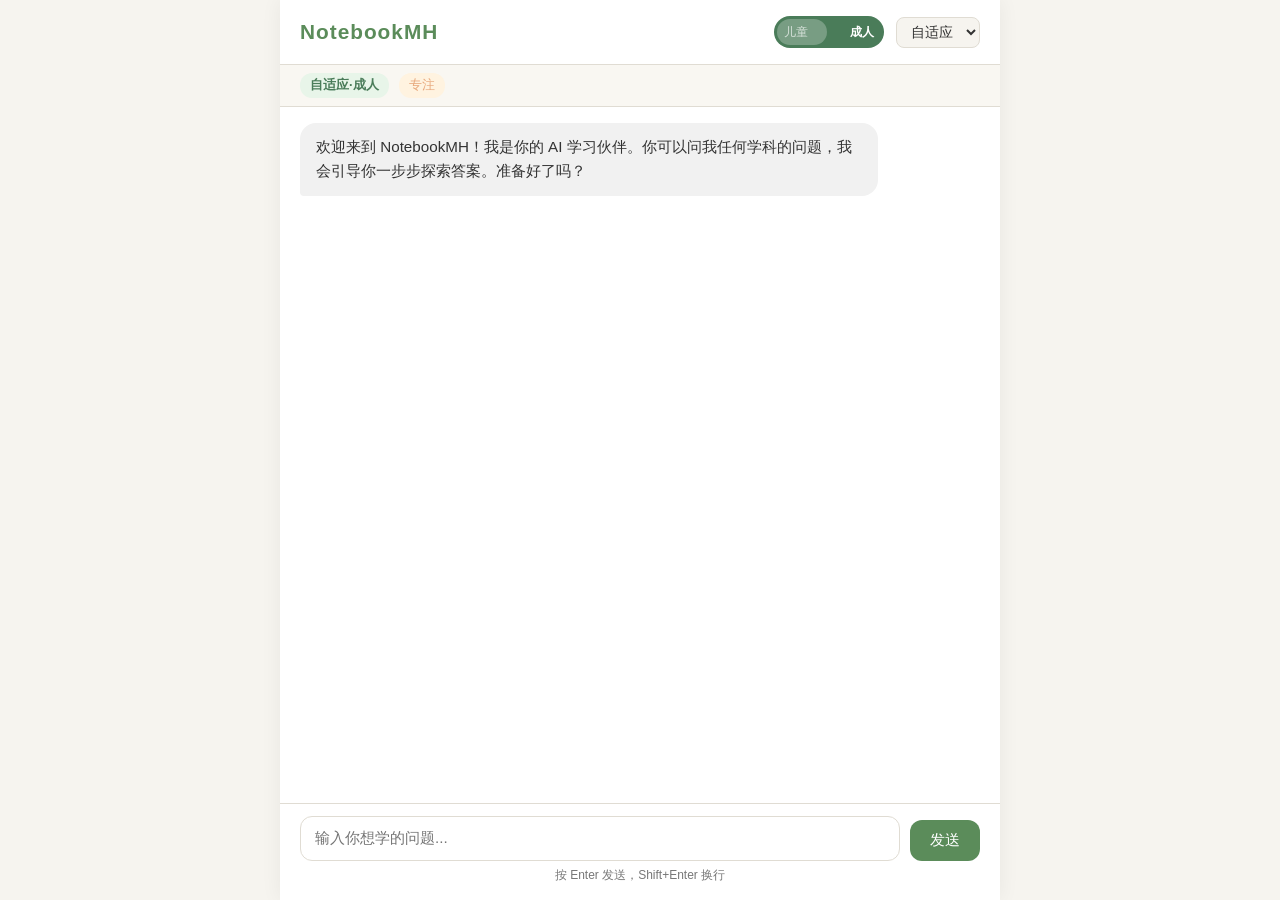
<file: templates/index.html>
<!DOCTYPE html>
<html lang="zh-CN">
<head>
    <meta charset="UTF-8">
    <meta name="viewport" content="width=device-width, initial-scale=1.0">
    <title>NotebookMH AI 学习系统</title>
    <link rel="stylesheet" href="/static/style.css">
</head>
<body>
    <div class="app-container">
        <header class="app-header">
            <h1>NotebookMH</h1>
            <div class="header-controls">
                <div class="mode-toggle">
                    <label class="switch">
                        <input type="checkbox" id="mode-switch">
                        <span class="slider">
                            <span class="mode-label child">儿童</span>
                            <span class="mode-label adult">成人</span>
                        </span>
                    </label>
                </div>
                <select id="teacher-select" class="teacher-select" title="选择教师角色">
                    <option value="auto" selected>自适应</option>
                    <option value="socratic">启发型</option>
                    <option value="strict">严师型</option>
                </select>
            </div>
        </header>
        <div class="teacher-bar">
            <span id="teacher-badge" class="teacher-badge">自适应·成人</span>
            <span id="emotion-badge" class="emotion-badge">专注</span>
        </div>

        <main class="chat-area">
            <div id="messages" class="messages">
                <div class="message system">
                    <div class="bubble">
                        欢迎来到 NotebookMH！我是你的 AI 学习伙伴。你可以问我任何学科的问题，我会引导你一步步探索答案。准备好了吗？
                    </div>
                </div>
            </div>
        </main>

        <footer class="input-area">
            <div class="input-wrapper">
                <textarea id="user-input" placeholder="输入你想学的问题..." rows="1"></textarea>
                <button id="send-btn" type="button">发送</button>
            </div>
            <div class="hint-text">按 Enter 发送，Shift+Enter 换行</div>
        </footer>
    </div>

    <script src="/static/app.js"></script>
</body>
</html>
</file>
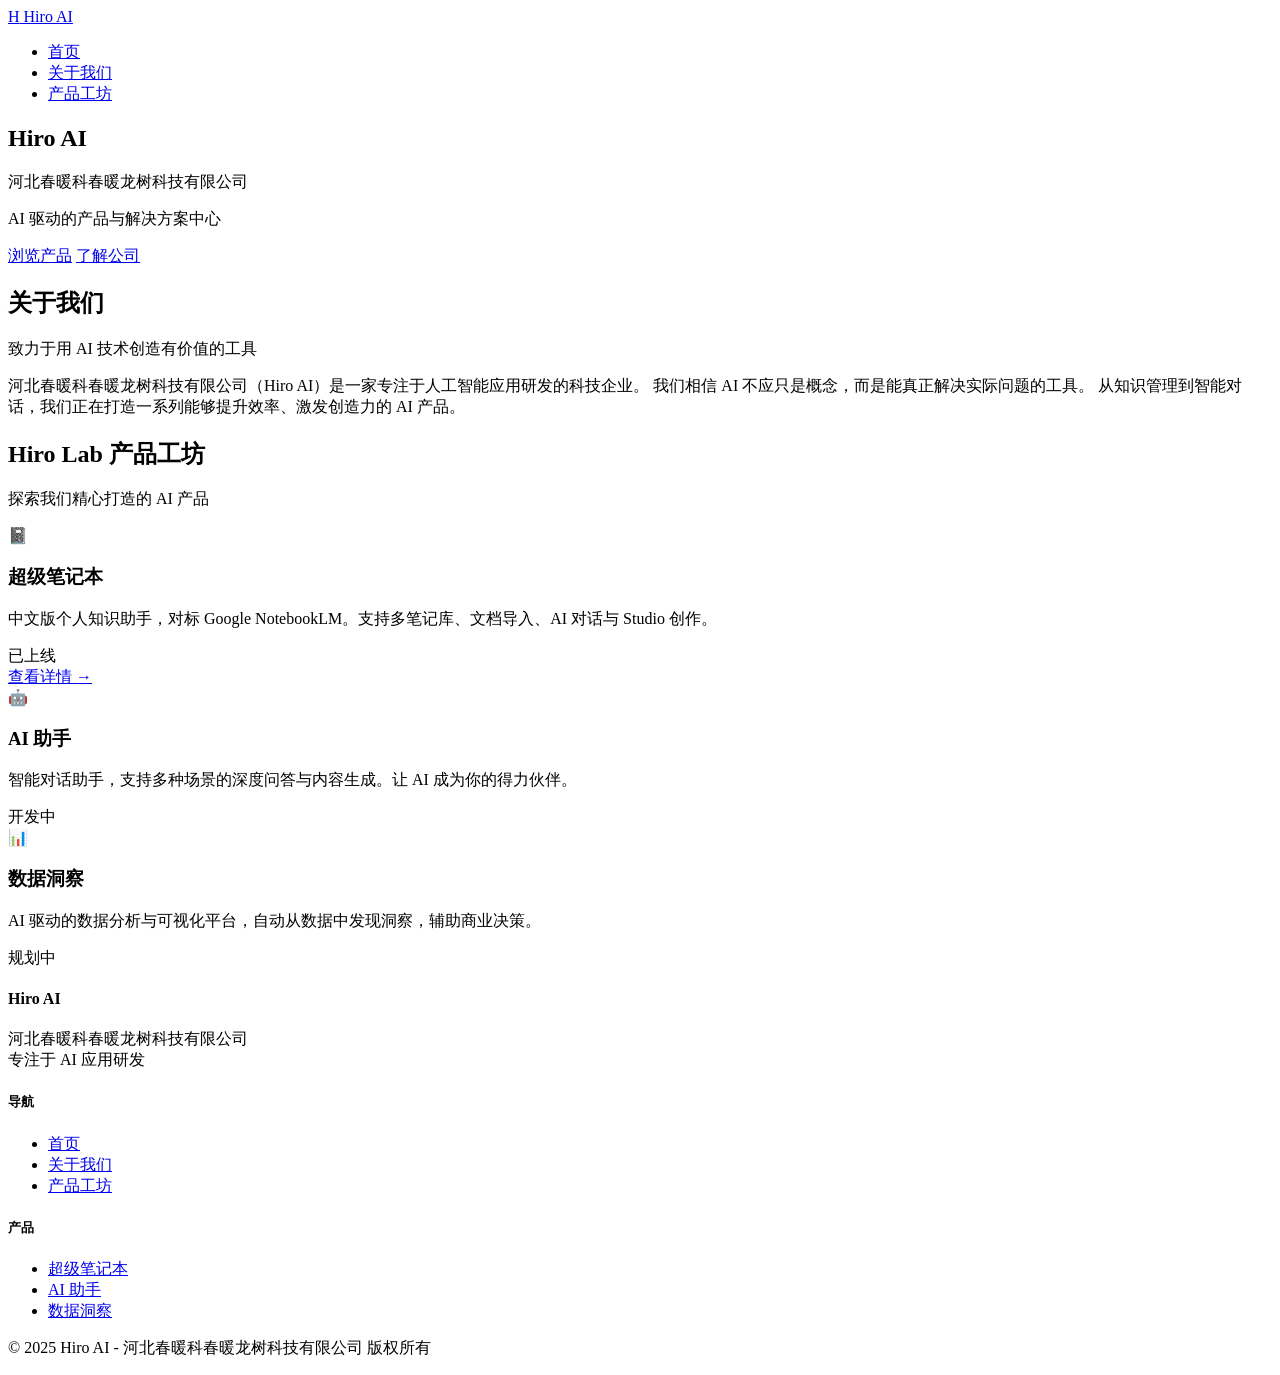
<file: website/index.html>
<!DOCTYPE html>
<html lang="zh-CN">
<head>
  <meta charset="UTF-8">
  <meta name="viewport" content="width=device-width, initial-scale=1.0">
  <title>Hiro AI - 河北春暖科春暖龙树科技有限公司</title>
  <meta name="description" content="Hiro AI - 河北春暖科春暖龙树科技有限公司旗下 AI 产品中心。提供超级笔记本（NotebookMH）等人工智能产品。"
  <link rel="stylesheet" href="css/style.css">
</head>
<body>

  <!-- Navigation -->
  <nav class="navbar">
    <div class="nav-container">
      <a href="index.html" class="nav-brand">
        <span class="brand-icon">H</span>
        Hiro AI
      </a>
      <ul class="nav-links">
        <li><a href="index.html" class="active">首页</a></li>
        <li><a href="about.html">关于我们</a></li>
        <li><a href="index.html#products">产品工坊</a></li>
      </ul>
    </div>
  </nav>

  <!-- Hero Section -->
  <section class="hero">
    <div class="hero-content">
      <h1>Hiro AI</h1>
      <p class="company-name">河北春暖科春暖龙树科技有限公司</p>
      <p class="tagline">AI 驱动的产品与解决方案中心</p>
      <div class="hero-buttons">
        <a href="#products" class="btn btn-primary">浏览产品</a>
        <a href="about.html" class="btn btn-secondary">了解公司</a>
      </div>
    </div>
  </section>

  <!-- Company Intro -->
  <section class="section">
    <div class="section-header">
      <h2>关于我们</h2>
      <p>致力于用 AI 技术创造有价值的工具</p>
    </div>
    <div class="company-intro">
      <p>
        河北春暖科春暖龙树科技有限公司（Hiro AI）是一家专注于人工智能应用研发的科技企业。
        我们相信 AI 不应只是概念，而是能真正解决实际问题的工具。
        从知识管理到智能对话，我们正在打造一系列能够提升效率、激发创造力的 AI 产品。
      </p>
    </div>
  </section>

  <!-- Products Section -->
  <section class="section" id="products">
    <div class="section-header">
      <h2>Hiro Lab 产品工坊</h2>
      <p>探索我们精心打造的 AI 产品</p>
    </div>
    <div class="product-grid">

      <!-- 超级笔记本 -->
      <div class="product-card">
        <div class="product-icon">
          <span>📓</span>
        </div>
        <h3>超级笔记本</h3>
        <p>中文版个人知识助手，对标 Google NotebookLM。支持多笔记库、文档导入、AI 对话与 Studio 创作。</p>
        <span class="status-badge status-live">已上线</span>
        <br>
        <a href="product-notebookmh.html">查看详情 →</a>
      </div>

      <!-- AI 助手 -->
      <div class="product-card">
        <div class="product-icon">
          <span>🤖</span>
        </div>
        <h3>AI 助手</h3>
        <p>智能对话助手，支持多种场景的深度问答与内容生成。让 AI 成为你的得力伙伴。</p>
        <span class="status-badge status-dev">开发中</span>
      </div>

      <!-- 数据洞察 -->
      <div class="product-card">
        <div class="product-icon">
          <span>📊</span>
        </div>
        <h3>数据洞察</h3>
        <p>AI 驱动的数据分析与可视化平台，自动从数据中发现洞察，辅助商业决策。</p>
        <span class="status-badge status-plan">规划中</span>
      </div>

    </div>
  </section>

  <!-- Footer -->
  <footer class="footer">
    <div class="footer-content">
      <div class="footer-brand">
        <h4>Hiro AI</h4>
        <p>河北春暖科春暖龙树科技有限公司<br>专注于 AI 应用研发</p>
      </div>
      <div class="footer-links">
        <div>
          <h5>导航</h5>
          <ul>
            <li><a href="index.html">首页</a></li>
            <li><a href="about.html">关于我们</a></li>
            <li><a href="index.html#products">产品工坊</a></li>
          </ul>
        </div>
        <div>
          <h5>产品</h5>
          <ul>
            <li><a href="product-notebookmh.html">超级笔记本</a></li>
            <li><a href="#">AI 助手</a></li>
            <li><a href="#">数据洞察</a></li>
          </ul>
        </div>
      </div>
    </div>
    <div class="footer-bottom">
      <p>© 2025 Hiro AI - 河北春暖科春暖龙树科技有限公司 版权所有</p>
    </div>
  </footer>

</body>
</html>
</file>
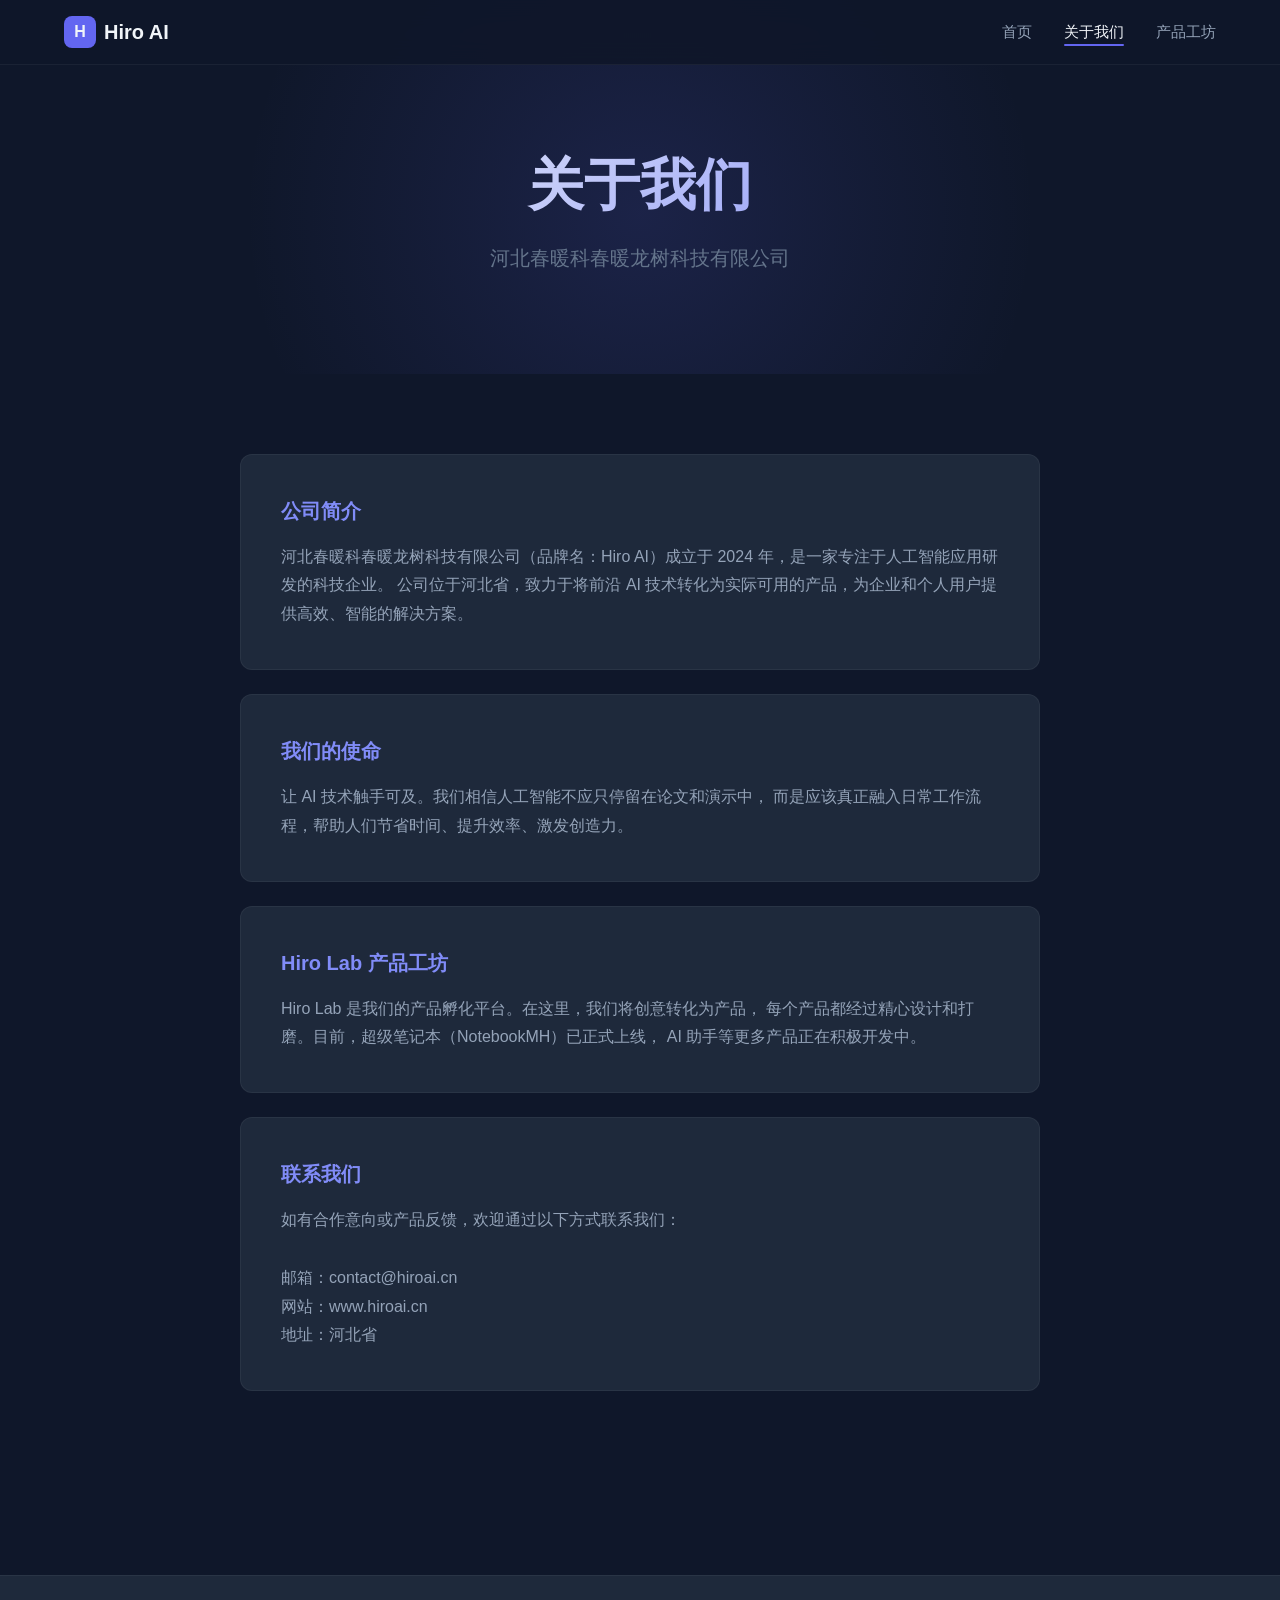
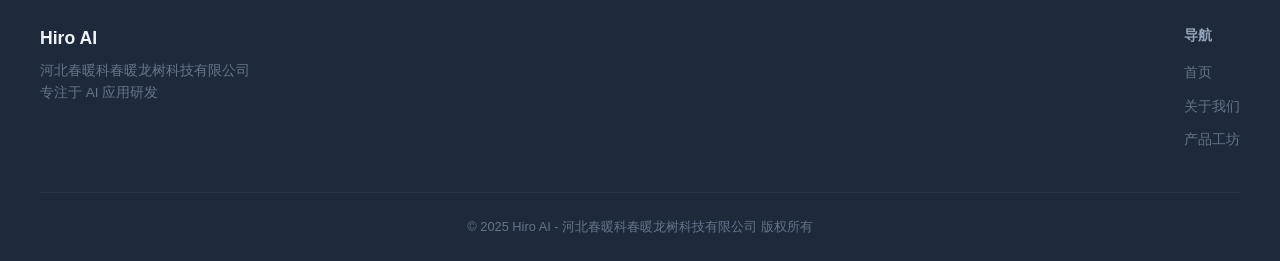
<file: website/about.html>
<!DOCTYPE html>
<html lang="zh-CN">
<head>
  <meta charset="UTF-8">
  <meta name="viewport" content="width=device-width, initial-scale=1.0">
  <title>关于我们 - Hiro AI</title>
  <meta name="description" content="了解河北春暖科春暖龙树科技有限公司（Hiro AI）的使命、愿景与团队。">
  <link rel="stylesheet" href="css/style.css">
</head>
<body>

  <nav class="navbar">
    <div class="nav-container">
      <a href="index.html" class="nav-brand">
        <span class="brand-icon">H</span>
        Hiro AI
      </a>
      <ul class="nav-links">
        <li><a href="index.html">首页</a></li>
        <li><a href="about.html" class="active">关于我们</a></li>
        <li><a href="index.html#products">产品工坊</a></li>
      </ul>
    </div>
  </nav>

  <section class="hero" style="padding: 140px 24px 60px;">
    <div class="hero-content">
      <h1>关于我们</h1>
      <p class="tagline">河北春暖科春暖龙树科技有限公司</p>
    </div>
  </section>

  <section class="section">
    <div class="about-content">

      <div class="about-block">
        <h3>公司简介</h3>
        <p>
          河北春暖科春暖龙树科技有限公司（品牌名：Hiro AI）成立于 2024 年，是一家专注于人工智能应用研发的科技企业。
          公司位于河北省，致力于将前沿 AI 技术转化为实际可用的产品，为企业和个人用户提供高效、智能的解决方案。
        </p>
      </div>

      <div class="about-block">
        <h3>我们的使命</h3>
        <p>
          让 AI 技术触手可及。我们相信人工智能不应只停留在论文和演示中，
          而是应该真正融入日常工作流程，帮助人们节省时间、提升效率、激发创造力。
        </p>
      </div>

      <div class="about-block">
        <h3>Hiro Lab 产品工坊</h3>
        <p>
          Hiro Lab 是我们的产品孵化平台。在这里，我们将创意转化为产品，
          每个产品都经过精心设计和打磨。目前，超级笔记本（NotebookMH）已正式上线，
          AI 助手等更多产品正在积极开发中。
        </p>
      </div>

      <div class="about-block">
        <h3>联系我们</h3>
        <p>
          如有合作意向或产品反馈，欢迎通过以下方式联系我们：<br><br>
          邮箱：contact@hiroai.cn<br>
          网站：www.hiroai.cn<br>
          地址：河北省
        </p>
      </div>

    </div>
  </section>

  <footer class="footer">
    <div class="footer-content">
      <div class="footer-brand">
        <h4>Hiro AI</h4>
        <p>河北春暖科春暖龙树科技有限公司<br>专注于 AI 应用研发</p>
      </div>
      <div class="footer-links">
        <div>
          <h5>导航</h5>
          <ul>
            <li><a href="index.html">首页</a></li>
            <li><a href="about.html">关于我们</a></li>
            <li><a href="index.html#products">产品工坊</a></li>
          </ul>
        </div>
      </div>
    </div>
    <div class="footer-bottom">
      <p>© 2025 Hiro AI - 河北春暖科春暖龙树科技有限公司 版权所有</p>
    </div>
  </footer>

</body>
</html>
</file>
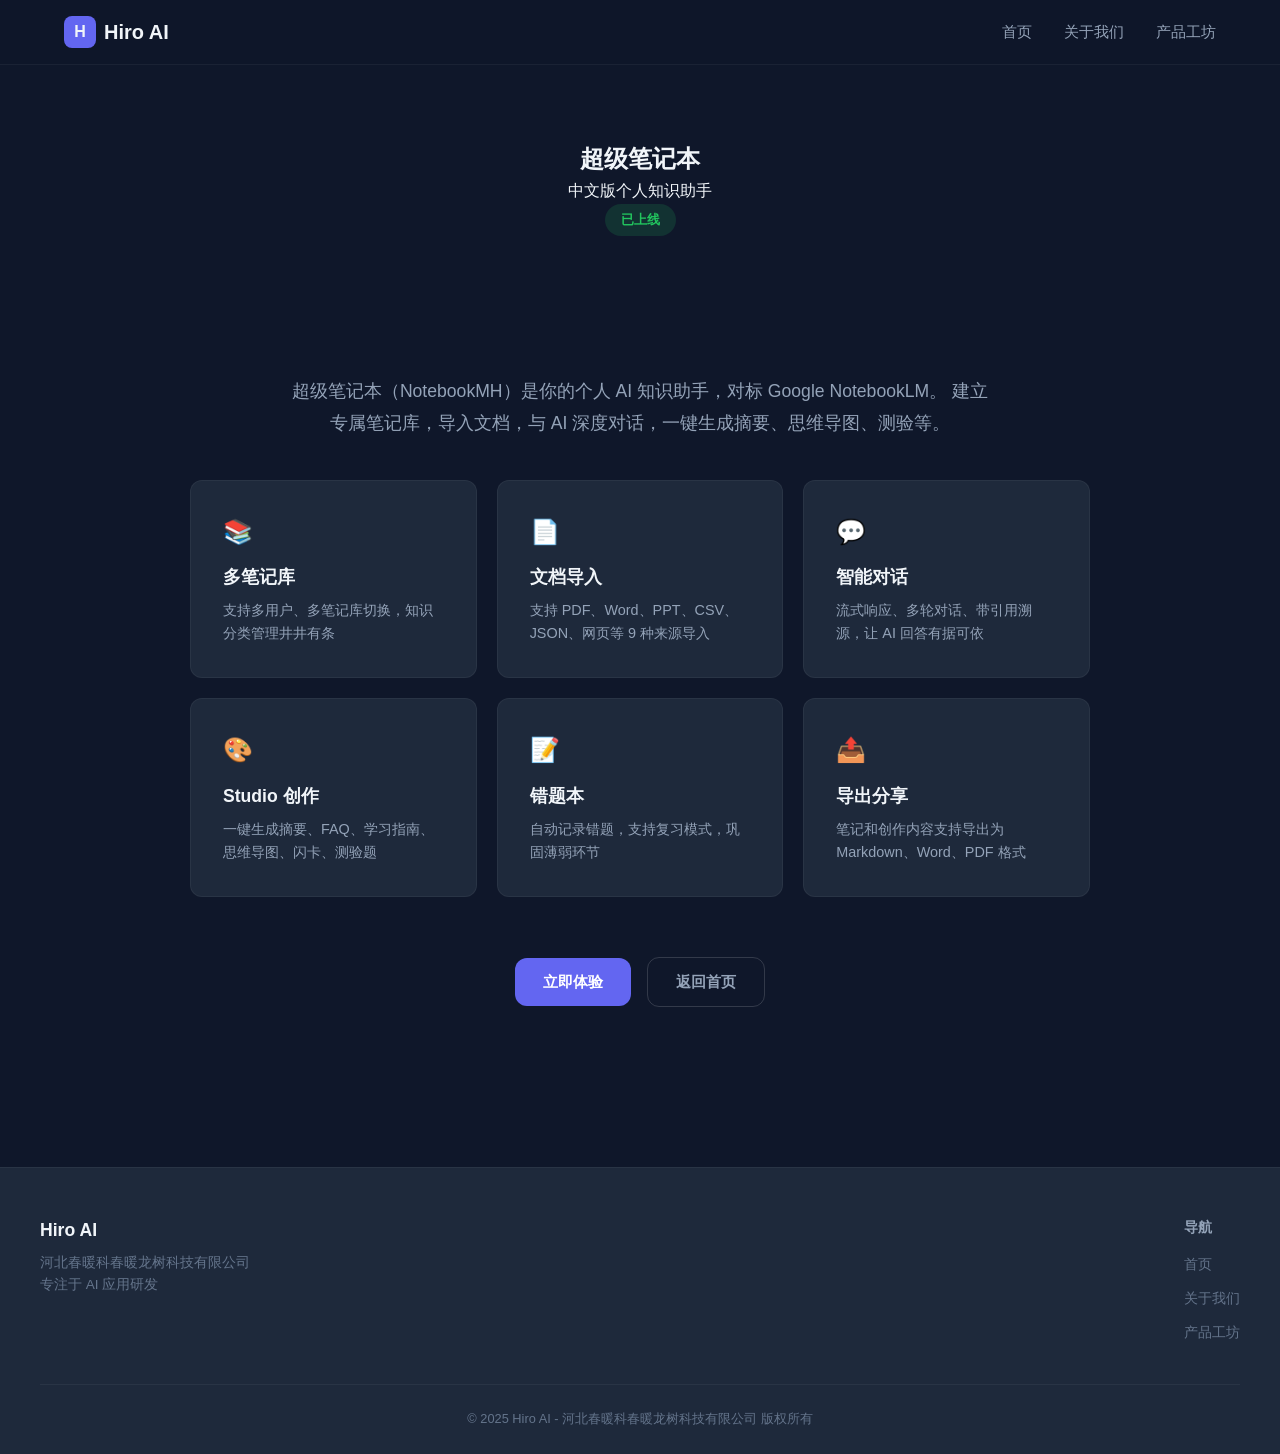
<file: website/product-notebookmh.html>
<!DOCTYPE html>
<html lang="zh-CN">
<head>
  <meta charset="UTF-8">
  <meta name="viewport" content="width=device-width, initial-scale=1.0">
  <title>超级笔记本 - Hiro AI</title>
  <meta name="description" content="超级笔记本（NotebookMH）- 中文版个人知识助手，对标 Google NotebookLM。支持多笔记库、文档导入、AI 对话与 Studio 创作。">
  <link rel="stylesheet" href="css/style.css">
</head>
<body>

  <nav class="navbar">
    <div class="nav-container">
      <a href="index.html" class="nav-brand">
        <span class="brand-icon">H</span>
        Hiro AI
      </a>
      <ul class="nav-links">
        <li><a href="index.html">首页</a></li>
        <li><a href="about.html">关于我们</a></li>
        <li><a href="index.html#products">产品工坊</a></li>
      </ul>
    </div>
  </nav>

  <section class="product-hero">
    <div class="hero-content">
      <h1>超级笔记本</h1>
      <p class="tagline">中文版个人知识助手</p>
      <span class="status-badge status-live">已上线</span>
    </div>
  </section>

  <section class="section">
    <div class="product-detail">
      <p style="text-align: center; color: var(--text-secondary); font-size: 1.1rem; line-height: 1.8; max-width: 700px; margin: 0 auto 40px;">
        超级笔记本（NotebookMH）是你的个人 AI 知识助手，对标 Google NotebookLM。
        建立专属笔记库，导入文档，与 AI 深度对话，一键生成摘要、思维导图、测验等。
      </p>

      <div class="feature-grid">
        <div class="feature-item">
          <div class="feature-icon">📚</div>
          <h4>多笔记库</h4>
          <p>支持多用户、多笔记库切换，知识分类管理井井有条</p>
        </div>
        <div class="feature-item">
          <div class="feature-icon">📄</div>
          <h4>文档导入</h4>
          <p>支持 PDF、Word、PPT、CSV、JSON、网页等 9 种来源导入</p>
        </div>
        <div class="feature-item">
          <div class="feature-icon">💬</div>
          <h4>智能对话</h4>
          <p>流式响应、多轮对话、带引用溯源，让 AI 回答有据可依</p>
        </div>
        <div class="feature-item">
          <div class="feature-icon">🎨</div>
          <h4>Studio 创作</h4>
          <p>一键生成摘要、FAQ、学习指南、思维导图、闪卡、测验题</p>
        </div>
        <div class="feature-item">
          <div class="feature-icon">📝</div>
          <h4>错题本</h4>
          <p>自动记录错题，支持复习模式，巩固薄弱环节</p>
        </div>
        <div class="feature-item">
          <div class="feature-icon">📤</div>
          <h4>导出分享</h4>
          <p>笔记和创作内容支持导出为 Markdown、Word、PDF 格式</p>
        </div>
      </div>

      <div style="text-align: center; margin-top: 60px;">
        <a href="http://notebook.hiroai.cn" class="btn btn-primary">立即体验</a>
        <a href="index.html" class="btn btn-secondary" style="margin-left: 12px;">返回首页</a>
      </div>
    </div>
  </section>

  <footer class="footer">
    <div class="footer-content">
      <div class="footer-brand">
        <h4>Hiro AI</h4>
        <p>河北春暖科春暖龙树科技有限公司<br>专注于 AI 应用研发</p>
      </div>
      <div class="footer-links">
        <div>
          <h5>导航</h5>
          <ul>
            <li><a href="index.html">首页</a></li>
            <li><a href="about.html">关于我们</a></li>
            <li><a href="index.html#products">产品工坊</a></li>
          </ul>
        </div>
      </div>
    </div>
    <div class="footer-bottom">
      <p>© 2025 Hiro AI - 河北春暖科春暖龙树科技有限公司 版权所有</p>
    </div>
  </footer>

</body>
</html>
</file>
<file: static/style.css>
/* style.css - NotebookMH 温馨简洁界面 */

:root {
    --bg-color: #f6f4ef;
    --chat-bg: #ffffff;
    --primary: #5b8c5a;
    --primary-hover: #4a7549;
    --accent-child: #e8a87c;
    --accent-adult: #4a7c59;
    --text-main: #333333;
    --text-light: #777777;
    --border: #e0dcd3;
    --shadow: rgba(0, 0, 0, 0.06);
    --radius: 16px;
}

* {
    box-sizing: border-box;
    margin: 0;
    padding: 0;
}

body {
    font-family: -apple-system, BlinkMacSystemFont, "Segoe UI", Roboto, "Helvetica Neue", Arial, sans-serif;
    background: var(--bg-color);
    color: var(--text-main);
    height: 100vh;
    display: flex;
    justify-content: center;
}

.app-container {
    width: 100%;
    max-width: 720px;
    height: 100vh;
    display: flex;
    flex-direction: column;
    background: var(--chat-bg);
    box-shadow: 0 0 20px var(--shadow);
}

/* Header */
.app-header {
    padding: 16px 20px;
    border-bottom: 1px solid var(--border);
    display: flex;
    align-items: center;
    justify-content: space-between;
    background: var(--chat-bg);
    flex-shrink: 0;
}

.app-header h1 {
    font-size: 1.3rem;
    color: var(--primary);
    letter-spacing: 1px;
}

.header-controls {
    display: flex;
    align-items: center;
    gap: 12px;
}

/* Teacher Select */
.teacher-select {
    padding: 6px 10px;
    border: 1px solid var(--border);
    border-radius: 8px;
    font-size: 0.85rem;
    color: var(--text-main);
    background: var(--bg-color);
    outline: none;
    cursor: pointer;
}

/* Teacher Bar */
.teacher-bar {
    padding: 8px 20px;
    background: #f9f7f2;
    border-bottom: 1px solid var(--border);
    display: flex;
    gap: 10px;
    flex-shrink: 0;
}

.teacher-badge {
    font-size: 0.8rem;
    padding: 4px 10px;
    border-radius: 12px;
    background: #e8f5e9;
    color: var(--accent-adult);
    font-weight: 600;
}

.emotion-badge {
    font-size: 0.8rem;
    padding: 4px 10px;
    border-radius: 12px;
    background: #fff3e0;
    color: var(--accent-child);
    font-weight: 500;
}

/* Mode Toggle */
.mode-toggle {
    position: relative;
}

.switch {
    position: relative;
    display: inline-block;
    width: 110px;
    height: 32px;
}

.switch input {
    opacity: 0;
    width: 0;
    height: 0;
}

.slider {
    position: absolute;
    cursor: pointer;
    top: 0;
    left: 0;
    right: 0;
    bottom: 0;
    background-color: var(--accent-adult);
    border-radius: 32px;
    transition: 0.3s;
    display: flex;
    align-items: center;
    justify-content: space-between;
    padding: 0 10px;
    font-size: 0.75rem;
    color: #fff;
    font-weight: 500;
}

.slider::before {
    content: "";
    position: absolute;
    height: 26px;
    width: 50px;
    left: 3px;
    bottom: 3px;
    background-color: white;
    border-radius: 26px;
    transition: 0.3s;
    opacity: 0.25;
}

.switch input:checked + .slider {
    background-color: var(--accent-child);
}

.mode-label {
    z-index: 1;
    pointer-events: none;
    opacity: 0.7;
    transition: opacity 0.3s;
}

.switch input:not(:checked) + .slider .adult {
    opacity: 1;
    font-weight: 700;
}

.switch input:checked + .slider .child {
    opacity: 1;
    font-weight: 700;
}

/* Chat Area */
.chat-area {
    flex: 1;
    overflow-y: auto;
    padding: 16px 20px;
    scroll-behavior: smooth;
}

.messages {
    display: flex;
    flex-direction: column;
    gap: 14px;
}

.message {
    display: flex;
    max-width: 85%;
    animation: fadeIn 0.3s ease;
}

.message.user {
    align-self: flex-end;
    margin-left: auto;
}

.message.assistant,
.message.system {
    align-self: flex-start;
    margin-right: auto;
}

@keyframes fadeIn {
    from { opacity: 0; transform: translateY(6px); }
    to { opacity: 1; transform: translateY(0); }
}

.bubble {
    padding: 12px 16px;
    border-radius: var(--radius);
    line-height: 1.6;
    font-size: 0.95rem;
    word-break: break-word;
}

.message.user .bubble {
    background: var(--primary);
    color: #fff;
    border-bottom-right-radius: 4px;
}

.message.assistant .bubble,
.message.system .bubble {
    background: #f1f1f1;
    color: var(--text-main);
    border-bottom-left-radius: 4px;
}

.question-box {
    background: #fff8ee;
    border: 1px dashed var(--accent-child);
    border-radius: 10px;
    padding: 10px 14px;
    margin-top: 8px;
    font-weight: 500;
    color: #5c4b37;
}

.hint-box {
    background: #f0f7f0;
    border: 1px solid #cce3cc;
    border-radius: 10px;
    padding: 8px 12px;
    margin-top: 6px;
    font-size: 0.85rem;
    color: #3a5f3a;
}

.encouragement {
    font-style: italic;
    color: var(--accent-child);
    margin-top: 6px;
    font-size: 0.9rem;
}

/* Input Area */
.input-area {
    padding: 12px 20px 16px;
    border-top: 1px solid var(--border);
    background: var(--chat-bg);
    flex-shrink: 0;
}

.input-wrapper {
    display: flex;
    gap: 10px;
    align-items: flex-end;
}

#user-input {
    flex: 1;
    resize: none;
    border: 1px solid var(--border);
    border-radius: 12px;
    padding: 10px 14px;
    font-size: 0.95rem;
    font-family: inherit;
    line-height: 1.5;
    max-height: 120px;
    outline: none;
    transition: border-color 0.2s;
}

#user-input:focus {
    border-color: var(--primary);
}

#send-btn {
    padding: 10px 20px;
    border: none;
    border-radius: 12px;
    background: var(--primary);
    color: #fff;
    font-size: 0.95rem;
    cursor: pointer;
    transition: background 0.2s;
    white-space: nowrap;
}

#send-btn:hover {
    background: var(--primary-hover);
}

#send-btn:disabled {
    background: #ccc;
    cursor: not-allowed;
}

.hint-text {
    text-align: center;
    font-size: 0.75rem;
    color: var(--text-light);
    margin-top: 6px;
}

/* Correct / Wrong indicators */
.correct-indicator {
    color: var(--accent-adult);
    font-weight: 600;
}

.wrong-indicator {
    color: #c94c4c;
    font-weight: 600;
}

/* Loading */
.loading-dots::after {
    content: "...";
    animation: dots 1.5s infinite;
}

@keyframes dots {
    0% { content: ""; }
    33% { content: "."; }
    66% { content: ".."; }
    100% { content: "..."; }
}

/* Responsive */
@media (max-width: 520px) {
    .app-container {
        max-width: 100%;
    }
    .message {
        max-width: 92%;
    }
}
</file>
<file: website/css/style.css>
/* ============================================
   Hiro AI - 河北春暖科春暖龙树科技有限公司
   Main Stylesheet
   ============================================ */

:root {
  --bg-primary: #0f172a;
  --bg-secondary: #1e293b;
  --bg-card: #1e293b;
  --bg-card-hover: #27354f;
  --text-primary: #f1f5f9;
  --text-secondary: #94a3b8;
  --text-muted: #64748b;
  --accent: #6366f1;
  --accent-light: #818cf8;
  --accent-dark: #4f46e5;
  --success: #22c55e;
  --warning: #f59e0b;
  --danger: #ef4444;
  --radius: 12px;
  --radius-sm: 8px;
  --shadow: 0 4px 6px -1px rgba(0, 0, 0, 0.3);
  --shadow-lg: 0 10px 15px -3px rgba(0, 0, 0, 0.4);
  --transition: all 0.3s ease;
}

* {
  margin: 0;
  padding: 0;
  box-sizing: border-box;
}

html {
  scroll-behavior: smooth;
}

body {
  font-family: 'Segoe UI', 'PingFang SC', 'Microsoft YaHei', sans-serif;
  background-color: var(--bg-primary);
  color: var(--text-primary);
  line-height: 1.6;
  min-height: 100vh;
}

/* Navigation */
.navbar {
  position: fixed;
  top: 0;
  left: 0;
  right: 0;
  z-index: 1000;
  background: rgba(15, 23, 42, 0.9);
  backdrop-filter: blur(12px);
  border-bottom: 1px solid rgba(255,255,255,0.05);
}

.nav-container {
  max-width: 1200px;
  margin: 0 auto;
  padding: 0 24px;
  display: flex;
  align-items: center;
  justify-content: space-between;
  height: 64px;
}

.nav-brand {
  font-size: 1.25rem;
  font-weight: 700;
  color: var(--text-primary);
  text-decoration: none;
  display: flex;
  align-items: center;
  gap: 8px;
}

.nav-brand .brand-icon {
  width: 32px;
  height: 32px;
  background: var(--accent);
  border-radius: var(--radius-sm);
  display: flex;
  align-items: center;
  justify-content: center;
  font-size: 1rem;
}

.nav-links {
  display: flex;
  gap: 32px;
  list-style: none;
}

.nav-links a {
  color: var(--text-secondary);
  text-decoration: none;
  font-size: 0.95rem;
  transition: var(--transition);
  position: relative;
}

.nav-links a:hover,
.nav-links a.active {
  color: var(--text-primary);
}

.nav-links a.active::after {
  content: '';
  position: absolute;
  bottom: -6px;
  left: 0;
  right: 0;
  height: 2px;
  background: var(--accent);
  border-radius: 2px;
}

/* Hero Section */
.hero {
  padding: 160px 24px 100px;
  text-align: center;
  position: relative;
  overflow: hidden;
}

.hero::before {
  content: '';
  position: absolute;
  top: -50%;
  left: 50%;
  transform: translateX(-50%);
  width: 800px;
  height: 800px;
  background: radial-gradient(circle, rgba(99,102,241,0.15) 0%, transparent 70%);
  pointer-events: none;
}

.hero-content {
  position: relative;
  max-width: 800px;
  margin: 0 auto;
}

.hero h1 {
  font-size: 3.5rem;
  font-weight: 800;
  margin-bottom: 12px;
  background: linear-gradient(135deg, var(--text-primary) 0%, var(--accent-light) 100%);
  -webkit-background-clip: text;
  -webkit-text-fill-color: transparent;
  background-clip: text;
}

.hero .company-name {
  font-size: 1.1rem;
  color: var(--text-secondary);
  margin-bottom: 24px;
  letter-spacing: 2px;
}

.hero .tagline {
  font-size: 1.25rem;
  color: var(--text-muted);
  margin-bottom: 40px;
}

.hero-buttons {
  display: flex;
  gap: 16px;
  justify-content: center;
  flex-wrap: wrap;
}

/* Buttons */
.btn {
  display: inline-flex;
  align-items: center;
  gap: 8px;
  padding: 12px 28px;
  border-radius: var(--radius);
  font-size: 0.95rem;
  font-weight: 600;
  text-decoration: none;
  cursor: pointer;
  transition: var(--transition);
  border: none;
}

.btn-primary {
  background: var(--accent);
  color: white;
}

.btn-primary:hover {
  background: var(--accent-dark);
  transform: translateY(-2px);
  box-shadow: 0 8px 25px rgba(99,102,241,0.4);
}

.btn-secondary {
  background: transparent;
  color: var(--text-secondary);
  border: 1px solid rgba(255,255,255,0.15);
}

.btn-secondary:hover {
  border-color: var(--accent);
  color: var(--text-primary);
}

/* Sections */
.section {
  padding: 80px 24px;
  max-width: 1200px;
  margin: 0 auto;
}

.section-header {
  text-align: center;
  margin-bottom: 60px;
}

.section-header h2 {
  font-size: 2rem;
  font-weight: 700;
  margin-bottom: 12px;
}

.section-header p {
  color: var(--text-secondary);
  font-size: 1.1rem;
}

/* Company Intro */
.company-intro {
  background: var(--bg-secondary);
  border-radius: var(--radius);
  padding: 48px;
  text-align: center;
  border: 1px solid rgba(255,255,255,0.05);
}

.company-intro p {
  color: var(--text-secondary);
  font-size: 1.1rem;
  line-height: 1.8;
  max-width: 700px;
  margin: 0 auto;
}

/* Product Grid */
.product-grid {
  display: grid;
  grid-template-columns: repeat(auto-fit, minmax(320px, 1fr));
  gap: 24px;
}

.product-card {
  background: var(--bg-card);
  border: 1px solid rgba(255,255,255,0.05);
  border-radius: var(--radius);
  padding: 40px 32px;
  text-align: center;
  transition: var(--transition);
  position: relative;
  overflow: hidden;
}

.product-card:hover {
  background: var(--bg-card-hover);
  transform: translateY(-4px);
  box-shadow: var(--shadow-lg);
  border-color: rgba(99,102,241,0.3);
}

.product-card .product-icon {
  width: 64px;
  height: 64px;
  background: rgba(99,102,241,0.15);
  border-radius: var(--radius);
  display: flex;
  align-items: center;
  justify-content: center;
  margin: 0 auto 24px;
  font-size: 1.75rem;
}

.product-card h3 {
  font-size: 1.35rem;
  font-weight: 700;
  margin-bottom: 12px;
}

.product-card p {
  color: var(--text-secondary);
  font-size: 0.95rem;
  margin-bottom: 24px;
  line-height: 1.6;
}

.status-badge {
  display: inline-block;
  padding: 6px 16px;
  border-radius: 20px;
  font-size: 0.8rem;
  font-weight: 600;
}

.status-live {
  background: rgba(34,197,94,0.15);
  color: var(--success);
}

.status-dev {
  background: rgba(245,158,11,0.15);
  color: var(--warning);
}

.status-plan {
  background: rgba(100,116,139,0.15);
  color: var(--text-muted);
}

.product-card a {
  display: inline-block;
  margin-top: 16px;
  color: var(--accent-light);
  text-decoration: none;
  font-weight: 600;
  font-size: 0.9rem;
  transition: var(--transition);
}

.product-card a:hover {
  color: var(--text-primary);
}

/* About Page */
.about-content {
  max-width: 800px;
  margin: 0 auto;
}

.about-block {
  background: var(--bg-secondary);
  border-radius: var(--radius);
  padding: 40px;
  margin-bottom: 24px;
  border: 1px solid rgba(255,255,255,0.05);
}

.about-block h3 {
  font-size: 1.25rem;
  margin-bottom: 16px;
  color: var(--accent-light);
}

.about-block p {
  color: var(--text-secondary);
  line-height: 1.8;
}

/* Product Detail */
.product-hero {
  padding: 140px 24px 60px;
  text-align: center;
}

.product-detail {
  max-width: 900px;
  margin: 0 auto;
}

.feature-grid {
  display: grid;
  grid-template-columns: repeat(auto-fit, minmax(250px, 1fr));
  gap: 20px;
  margin-top: 40px;
}

.feature-item {
  background: var(--bg-secondary);
  border-radius: var(--radius);
  padding: 32px;
  border: 1px solid rgba(255,255,255,0.05);
}

.feature-item .feature-icon {
  font-size: 1.5rem;
  margin-bottom: 12px;
}

.feature-item h4 {
  font-size: 1.1rem;
  margin-bottom: 8px;
}

.feature-item p {
  color: var(--text-secondary);
  font-size: 0.9rem;
}

/* Footer */
.footer {
  background: var(--bg-secondary);
  border-top: 1px solid rgba(255,255,255,0.05);
  padding: 48px 24px 24px;
  margin-top: 80px;
}

.footer-content {
  max-width: 1200px;
  margin: 0 auto;
  display: flex;
  justify-content: space-between;
  align-items: flex-start;
  flex-wrap: wrap;
  gap: 32px;
}

.footer-brand h4 {
  font-size: 1.1rem;
  margin-bottom: 8px;
}

.footer-brand p {
  color: var(--text-muted);
  font-size: 0.85rem;
  line-height: 1.6;
}

.footer-links {
  display: flex;
  gap: 48px;
}

.footer-links h5 {
  font-size: 0.9rem;
  margin-bottom: 12px;
  color: var(--text-secondary);
}

.footer-links ul {
  list-style: none;
}

.footer-links li {
  margin-bottom: 8px;
}

.footer-links a {
  color: var(--text-muted);
  text-decoration: none;
  font-size: 0.85rem;
  transition: var(--transition);
}

.footer-links a:hover {
  color: var(--text-primary);
}

.footer-bottom {
  max-width: 1200px;
  margin: 32px auto 0;
  padding-top: 24px;
  border-top: 1px solid rgba(255,255,255,0.05);
  text-align: center;
  color: var(--text-muted);
  font-size: 0.8rem;
}

/* Mobile */
@media (max-width: 768px) {
  .nav-links {
    display: none;
  }

  .hero {
    padding: 120px 20px 60px;
  }

  .hero h1 {
    font-size: 2.2rem;
  }

  .hero .company-name {
    font-size: 0.9rem;
  }

  .section {
    padding: 50px 20px;
  }

  .product-grid {
    grid-template-columns: 1fr;
  }

  .company-intro {
    padding: 32px 24px;
  }

  .footer-content {
    flex-direction: column;
    gap: 24px;
  }

  .footer-links {
    gap: 32px;
  }
}
</file>
